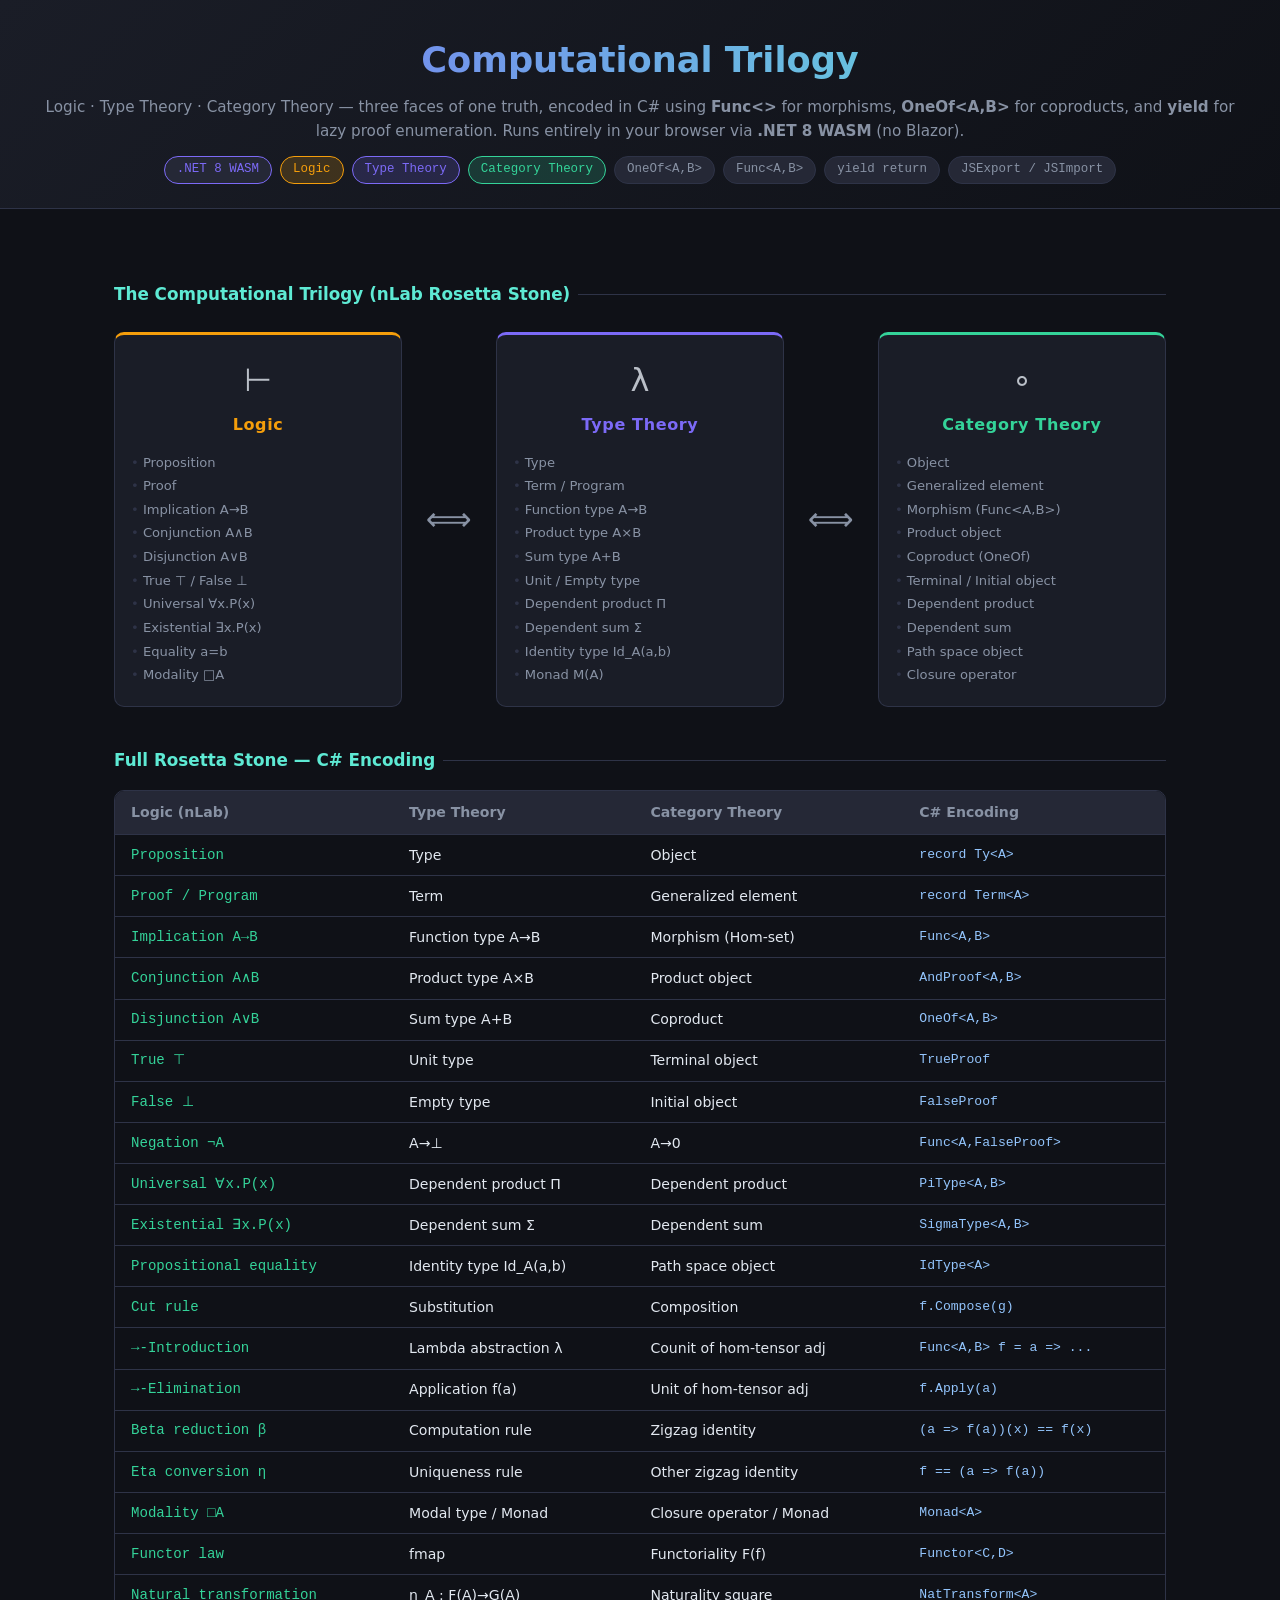
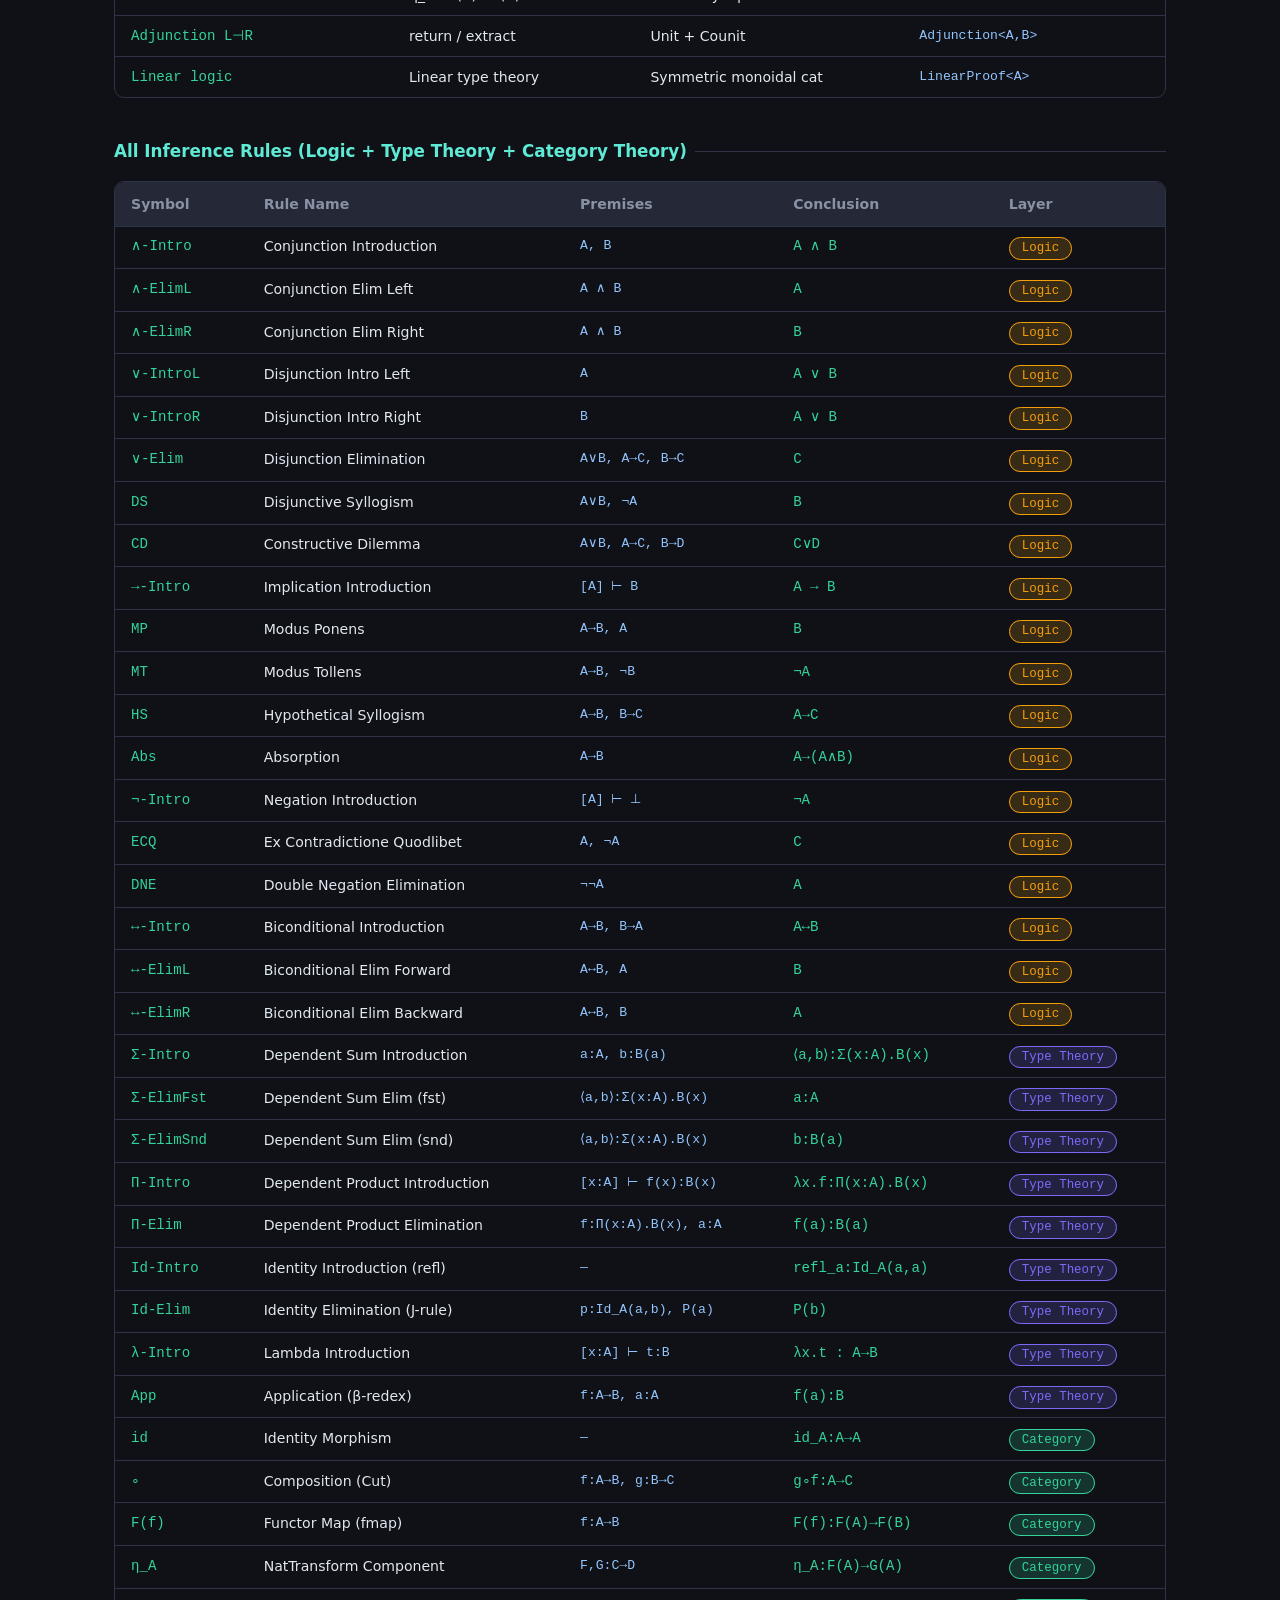
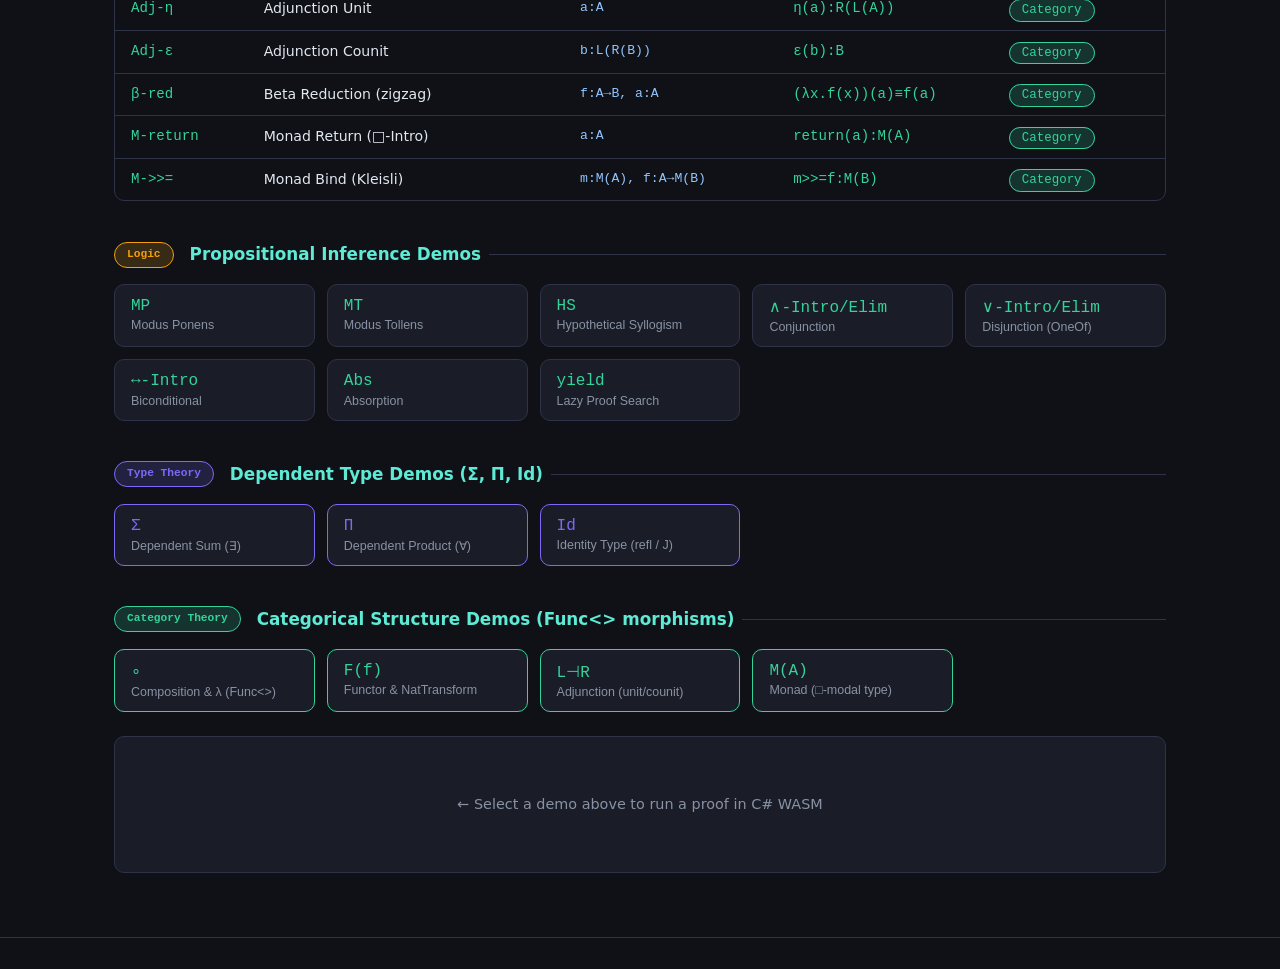
<file: index.html>
<!DOCTYPE html>
<html lang="en">
<head>
  <meta charset="UTF-8" />
  <meta name="viewport" content="width=device-width, initial-scale=1.0" />
  <title>Computational Trilogy — .NET WASM</title>
  <script type="module" src="./main.js"></script>
  <link rel="stylesheet" href="./app.css" />
</head>
<body>
<div id="loading">
  <div class="spinner"></div>
  <p>Loading .NET WASM runtime…</p>
</div>

<header>
  <h1>Computational Trilogy</h1>
  <p>
    Logic · Type Theory · Category Theory — three faces of one truth,
    encoded in C# using <strong>Func&lt;&gt;</strong> for morphisms,
    <strong>OneOf&lt;A,B&gt;</strong> for coproducts,
    and <strong>yield</strong> for lazy proof enumeration.
    Runs entirely in your browser via <strong>.NET 8 WASM</strong> (no Blazor).
  </p>
  <div class="badges">
    <span class="badge accent">.NET 8 WASM</span>
    <span class="badge badge-logic">Logic</span>
    <span class="badge badge-type">Type Theory</span>
    <span class="badge badge-cat">Category Theory</span>
    <span class="badge">OneOf&lt;A,B&gt;</span>
    <span class="badge">Func&lt;A,B&gt;</span>
    <span class="badge">yield return</span>
    <span class="badge">JSExport / JSImport</span>
  </div>
</header>

<main>

  <!-- Trilogy overview pillars -->
  <div class="section-title">The Computational Trilogy (nLab Rosetta Stone)</div>
  <div class="trilogy-overview">
    <div class="trilogy-pillar pillar-logic">
      <div class="pillar-icon">&#x22A2;</div>
      <div class="pillar-name">Logic</div>
      <ul>
        <li>Proposition</li>
        <li>Proof</li>
        <li>Implication A&#x2192;B</li>
        <li>Conjunction A&#x2227;B</li>
        <li>Disjunction A&#x2228;B</li>
        <li>True &#x22A4; / False &#x22A5;</li>
        <li>Universal &#x2200;x.P(x)</li>
        <li>Existential &#x2203;x.P(x)</li>
        <li>Equality a=b</li>
        <li>Modality &#x25A1;A</li>
      </ul>
    </div>
    <div class="trilogy-arrow">&#x27FA;</div>
    <div class="trilogy-pillar pillar-type">
      <div class="pillar-icon">&#x03BB;</div>
      <div class="pillar-name">Type Theory</div>
      <ul>
        <li>Type</li>
        <li>Term / Program</li>
        <li>Function type A&#x2192;B</li>
        <li>Product type A&#xD7;B</li>
        <li>Sum type A+B</li>
        <li>Unit / Empty type</li>
        <li>Dependent product &#x03A0;</li>
        <li>Dependent sum &#x03A3;</li>
        <li>Identity type Id_A(a,b)</li>
        <li>Monad M(A)</li>
      </ul>
    </div>
    <div class="trilogy-arrow">&#x27FA;</div>
    <div class="trilogy-pillar pillar-cat">
      <div class="pillar-icon">&#x2218;</div>
      <div class="pillar-name">Category Theory</div>
      <ul>
        <li>Object</li>
        <li>Generalized element</li>
        <li>Morphism (Func&lt;A,B&gt;)</li>
        <li>Product object</li>
        <li>Coproduct (OneOf)</li>
        <li>Terminal / Initial object</li>
        <li>Dependent product</li>
        <li>Dependent sum</li>
        <li>Path space object</li>
        <li>Closure operator</li>
      </ul>
    </div>
  </div>

  <!-- Full Rosetta Stone table -->
  <div class="section-title">Full Rosetta Stone — C# Encoding</div>
  <div class="table-wrap" id="ch-table"><p class="loading-msg">Loading&#x2026;</p></div>

  <!-- All inference rules -->
  <div class="section-title">All Inference Rules (Logic + Type Theory + Category Theory)</div>
  <div class="table-wrap" id="rules-table"><p class="loading-msg">Loading&#x2026;</p></div>

  <!-- Logic demos -->
  <div class="section-title">
    <span class="badge badge-logic">Logic</span>
    Propositional Inference Demos
  </div>
  <div class="demo-grid">
    <button class="demo-btn" data-demo="mp">
      <span class="btn-symbol">MP</span>
      <span class="btn-label">Modus Ponens</span>
    </button>
    <button class="demo-btn" data-demo="mt">
      <span class="btn-symbol">MT</span>
      <span class="btn-label">Modus Tollens</span>
    </button>
    <button class="demo-btn" data-demo="hs">
      <span class="btn-symbol">HS</span>
      <span class="btn-label">Hypothetical Syllogism</span>
    </button>
    <button class="demo-btn" data-demo="conj">
      <span class="btn-symbol">&#x2227;-Intro/Elim</span>
      <span class="btn-label">Conjunction</span>
    </button>
    <button class="demo-btn" data-demo="disj">
      <span class="btn-symbol">&#x2228;-Intro/Elim</span>
      <span class="btn-label">Disjunction (OneOf)</span>
    </button>
    <button class="demo-btn" data-demo="iff">
      <span class="btn-symbol">&#x2194;-Intro</span>
      <span class="btn-label">Biconditional</span>
    </button>
    <button class="demo-btn" data-demo="abs">
      <span class="btn-symbol">Abs</span>
      <span class="btn-label">Absorption</span>
    </button>
    <button class="demo-btn" data-demo="search">
      <span class="btn-symbol">yield</span>
      <span class="btn-label">Lazy Proof Search</span>
    </button>
  </div>

  <!-- Type Theory demos -->
  <div class="section-title">
    <span class="badge badge-type">Type Theory</span>
    Dependent Type Demos (&#x03A3;, &#x03A0;, Id)
  </div>
  <div class="demo-grid">
    <button class="demo-btn demo-type" data-demo="sigma">
      <span class="btn-symbol">&#x03A3;</span>
      <span class="btn-label">Dependent Sum (&#x2203;)</span>
    </button>
    <button class="demo-btn demo-type" data-demo="pi">
      <span class="btn-symbol">&#x03A0;</span>
      <span class="btn-label">Dependent Product (&#x2200;)</span>
    </button>
    <button class="demo-btn demo-type" data-demo="idtype">
      <span class="btn-symbol">Id</span>
      <span class="btn-label">Identity Type (refl / J)</span>
    </button>
  </div>

  <!-- Category Theory demos -->
  <div class="section-title">
    <span class="badge badge-cat">Category Theory</span>
    Categorical Structure Demos (Func&lt;&gt; morphisms)
  </div>
  <div class="demo-grid">
    <button class="demo-btn demo-cat" data-demo="compose">
      <span class="btn-symbol">&#x2218;</span>
      <span class="btn-label">Composition &amp; &#x03BB; (Func&lt;&gt;)</span>
    </button>
    <button class="demo-btn demo-cat" data-demo="functor">
      <span class="btn-symbol">F(f)</span>
      <span class="btn-label">Functor &amp; NatTransform</span>
    </button>
    <button class="demo-btn demo-cat" data-demo="adjunction">
      <span class="btn-symbol">L&#x22A3;R</span>
      <span class="btn-label">Adjunction (unit/counit)</span>
    </button>
    <button class="demo-btn demo-cat" data-demo="monad">
      <span class="btn-symbol">M(A)</span>
      <span class="btn-label">Monad (&#x25A1;-modal type)</span>
    </button>
  </div>

  <!-- Output area -->
  <div id="proof-output">
    <div class="placeholder">&#x2190; Select a demo above to run a proof in C# WASM</div>
  </div>

</main>

<footer>
  Built with
  <a href="https://andrewlock.net/running-dotnet-in-the-browser-without-blazor/" target="_blank">.NET WASM (no Blazor)</a> &#xB7;
  <a href="https://ncatlab.org/nlab/show/computational+trilogy" target="_blank">Computational Trilogy (nLab)</a> &#xB7;
  <a href="https://ncatlab.org/nlab/show/propositions+as+types" target="_blank">Propositions as Types (nLab)</a> &#xB7;
  <a href="https://ncatlab.org/nlab/show/type+theory" target="_blank">Type Theory (nLab)</a> &#xB7;
  <a href="https://en.wikipedia.org/wiki/List_of_rules_of_inference" target="_blank">Rules of Inference (Wikipedia)</a> &#xB7;
  <a href="https://github.com/mcintyre321/OneOf" target="_blank">OneOf</a>
</footer>
</body>
</html>
</file>
<file: app.css>
/* ── Reset & Base ─────────────────────────────────────────────────────────── */
*, *::before, *::after { box-sizing: border-box; margin: 0; padding: 0; }
:root {
  --bg:        #0f1117;
  --surface:   #1a1d27;
  --surface2:  #252836;
  --border:    #2e3347;
  --accent:    #7c6af7;
  --accent2:   #5eead4;
  --text:      #e2e8f0;
  --muted:     #8892a4;
  --rule:      #f59e0b;
  --prop:      #34d399;
  --code:      #93c5fd;
  --error:     #f87171;
  --radius:    10px;
  --font-mono: "Fira Code", "Cascadia Code", "Consolas", monospace;
}
html { scroll-behavior: smooth; }
body {
  font-family: system-ui, -apple-system, sans-serif;
  background: var(--bg);
  color: var(--text);
  min-height: 100vh;
  line-height: 1.6;
}

/* ── Loading overlay ──────────────────────────────────────────────────────── */
#loading {
  position: fixed; inset: 0; background: var(--bg);
  display: flex; flex-direction: column; align-items: center; justify-content: center;
  z-index: 100; gap: 1rem;
  transition: opacity .4s;
}
#loading.hidden { opacity: 0; pointer-events: none; }
.spinner {
  width: 48px; height: 48px;
  border: 4px solid var(--border);
  border-top-color: var(--accent);
  border-radius: 50%;
  animation: spin 0.8s linear infinite;
}
@keyframes spin { to { transform: rotate(360deg); } }
#loading p { color: var(--muted); font-size: .9rem; }

/* ── Header ───────────────────────────────────────────────────────────────── */
header {
  background: linear-gradient(135deg, #1a1d27 0%, #0f1117 100%);
  border-bottom: 1px solid var(--border);
  padding: 2rem 2rem 1.5rem;
  text-align: center;
}
header h1 {
  font-size: clamp(1.4rem, 4vw, 2.2rem);
  font-weight: 700;
  background: linear-gradient(90deg, var(--accent), var(--accent2));
  -webkit-background-clip: text;
  -webkit-text-fill-color: transparent;
  background-clip: text;
  margin-bottom: .4rem;
}
header p { color: var(--muted); font-size: .95rem; }
header .badges { margin-top: .8rem; display: flex; gap: .5rem; justify-content: center; flex-wrap: wrap; }
.badge {
  background: var(--surface2); border: 1px solid var(--border);
  border-radius: 999px; padding: .2rem .75rem; font-size: .78rem;
  color: var(--muted); font-family: var(--font-mono);
}
.badge.accent { border-color: var(--accent); color: var(--accent); }

/* ── Main layout ──────────────────────────────────────────────────────────── */
main { max-width: 1100px; margin: 0 auto; padding: 2rem 1.5rem 4rem; }

/* ── Section headings ─────────────────────────────────────────────────────── */
.section-title {
  font-size: 1.05rem; font-weight: 600;
  color: var(--accent2);
  margin: 2.5rem 0 1rem;
  display: flex; align-items: center; gap: .5rem;
}
.section-title::after { content: ''; flex: 1; height: 1px; background: var(--border); }

/* ── Tables ───────────────────────────────────────────────────────────────── */
.table-wrap { overflow-x: auto; border-radius: var(--radius); border: 1px solid var(--border); }
table { width: 100%; border-collapse: collapse; font-size: .88rem; }
thead tr { background: var(--surface2); }
th {
  padding: .65rem 1rem; text-align: left;
  color: var(--muted); font-weight: 600;
  border-bottom: 1px solid var(--border); white-space: nowrap;
}
td { padding: .55rem 1rem; border-bottom: 1px solid var(--border); vertical-align: top; }
tr:last-child td { border-bottom: none; }
tr:hover td { background: var(--surface2); }
td.prop  { color: var(--prop);  font-family: var(--font-mono); }
td.code  { color: var(--code);  font-family: var(--font-mono); font-size: .82rem; }
.loading-msg { padding: 1rem; color: var(--muted); }

/* ── Demo buttons ─────────────────────────────────────────────────────────── */
.demo-grid {
  display: grid;
  grid-template-columns: repeat(auto-fill, minmax(190px, 1fr));
  gap: .75rem; margin-bottom: 1.5rem;
}
.demo-btn {
  background: var(--surface); border: 1px solid var(--border);
  border-radius: var(--radius); padding: .75rem 1rem;
  color: var(--text); cursor: pointer; font-size: .9rem;
  text-align: left; transition: border-color .15s, background .15s;
  display: flex; flex-direction: column; gap: .2rem;
}
.demo-btn:hover  { border-color: var(--accent); background: var(--surface2); }
.demo-btn.active { border-color: var(--accent); background: var(--surface2); box-shadow: 0 0 0 1px var(--accent); }
.btn-symbol { font-family: var(--font-mono); color: var(--prop); font-size: 1rem; }
.btn-label  { color: var(--muted); font-size: .78rem; }

/* ── Proof output panel ───────────────────────────────────────────────────── */
#proof-output {
  background: var(--surface); border: 1px solid var(--border);
  border-radius: var(--radius); padding: 1.5rem; min-height: 120px;
}
.placeholder { color: var(--muted); font-size: .9rem; text-align: center; padding: 2rem 0; }

/* ── Proof blocks ─────────────────────────────────────────────────────────── */
.proof-block {
  margin-bottom: 1.25rem; background: var(--surface2);
  border: 1px solid var(--border); border-radius: var(--radius); overflow: hidden;
}
.proof-title {
  background: var(--bg); border-bottom: 1px solid var(--border);
  padding: .55rem 1rem; font-size: .85rem; color: var(--accent2); font-weight: 600;
}
.proof-tree {
  padding: 1rem 1.25rem; font-family: var(--font-mono); font-size: .85rem; overflow-x: auto;
}
.tree-line   { white-space: pre; line-height: 1.75; }
.tree-prefix { color: var(--border); user-select: none; }
.rule-tag    { color: var(--rule); font-weight: 600; }
.prop-label  { color: var(--prop); }

/* ── Proof search output ──────────────────────────────────────────────────── */
#proof-output h3 { color: var(--accent2); font-size: .95rem; margin: 1.2rem 0 .5rem; }
#proof-output h3:first-child { margin-top: 0; }
#proof-output .table-wrap { border: 1px solid var(--border); margin-bottom: .5rem; }

/* ── Error ────────────────────────────────────────────────────────────────── */
.error { color: var(--error); }

/* ── Footer ───────────────────────────────────────────────────────────────── */
footer {
  text-align: center; padding: 2rem;
  color: var(--muted); font-size: .82rem;
  border-top: 1px solid var(--border);
}
footer a { color: var(--accent); text-decoration: none; }
footer a:hover { text-decoration: underline; }

/* ── Computational Trilogy additions ─────────────────────────────────────── */
:root {
  --logic-color:  #f59e0b;
  --type-color:   #7c6af7;
  --cat-color:    #34d399;
}
.badge-logic { background: rgba(245,158,11,.18); color: var(--logic-color); border-color: var(--logic-color); }
.badge-type  { background: rgba(124,106,247,.18); color: var(--type-color);  border-color: var(--type-color); }
.badge-cat   { background: rgba(52,211,153,.18);  color: var(--cat-color);   border-color: var(--cat-color); }

.trilogy-overview {
  display: flex; gap: 1rem; align-items: flex-start; margin: 1.5rem 0; flex-wrap: wrap;
}
.trilogy-pillar {
  flex: 1; min-width: 180px; background: var(--surface);
  border: 1px solid var(--border); border-radius: var(--radius); padding: 1.2rem 1rem;
}
.pillar-logic { border-top: 3px solid var(--logic-color); }
.pillar-type  { border-top: 3px solid var(--type-color); }
.pillar-cat   { border-top: 3px solid var(--cat-color); }
.pillar-icon  { font-size: 2rem; text-align: center; margin-bottom: .4rem; opacity: .8; }
.pillar-name  { font-weight: 700; font-size: 1rem; text-align: center; margin-bottom: .8rem; letter-spacing: .04em; }
.pillar-logic .pillar-name { color: var(--logic-color); }
.pillar-type  .pillar-name { color: var(--type-color); }
.pillar-cat   .pillar-name { color: var(--cat-color); }
.trilogy-pillar ul { list-style: none; font-size: .82rem; color: var(--muted); line-height: 1.8; }
.trilogy-pillar ul li::before { content: "• "; color: var(--border); }
.trilogy-arrow { font-size: 2rem; align-self: center; color: var(--muted); flex: 0; padding: 0 .5rem; }

.trilogy-label {
  font-size: .8rem; color: var(--muted); background: var(--surface2);
  border-left: 3px solid var(--accent); padding: .4rem .8rem;
  margin: .5rem 0; border-radius: 0 var(--radius) var(--radius) 0;
}
.demo-btn.demo-type { border-color: var(--type-color); }
.demo-btn.demo-type:hover { background: rgba(124,106,247,.15); border-color: var(--type-color); }
.demo-btn.demo-type .btn-symbol { color: var(--type-color); }
.demo-btn.demo-cat { border-color: var(--cat-color); }
.demo-btn.demo-cat:hover { background: rgba(52,211,153,.12); border-color: var(--cat-color); }
.demo-btn.demo-cat .btn-symbol { color: var(--cat-color); }
.section-title .badge { vertical-align: middle; margin-right: .5rem; font-size: .7rem; }
</file>
